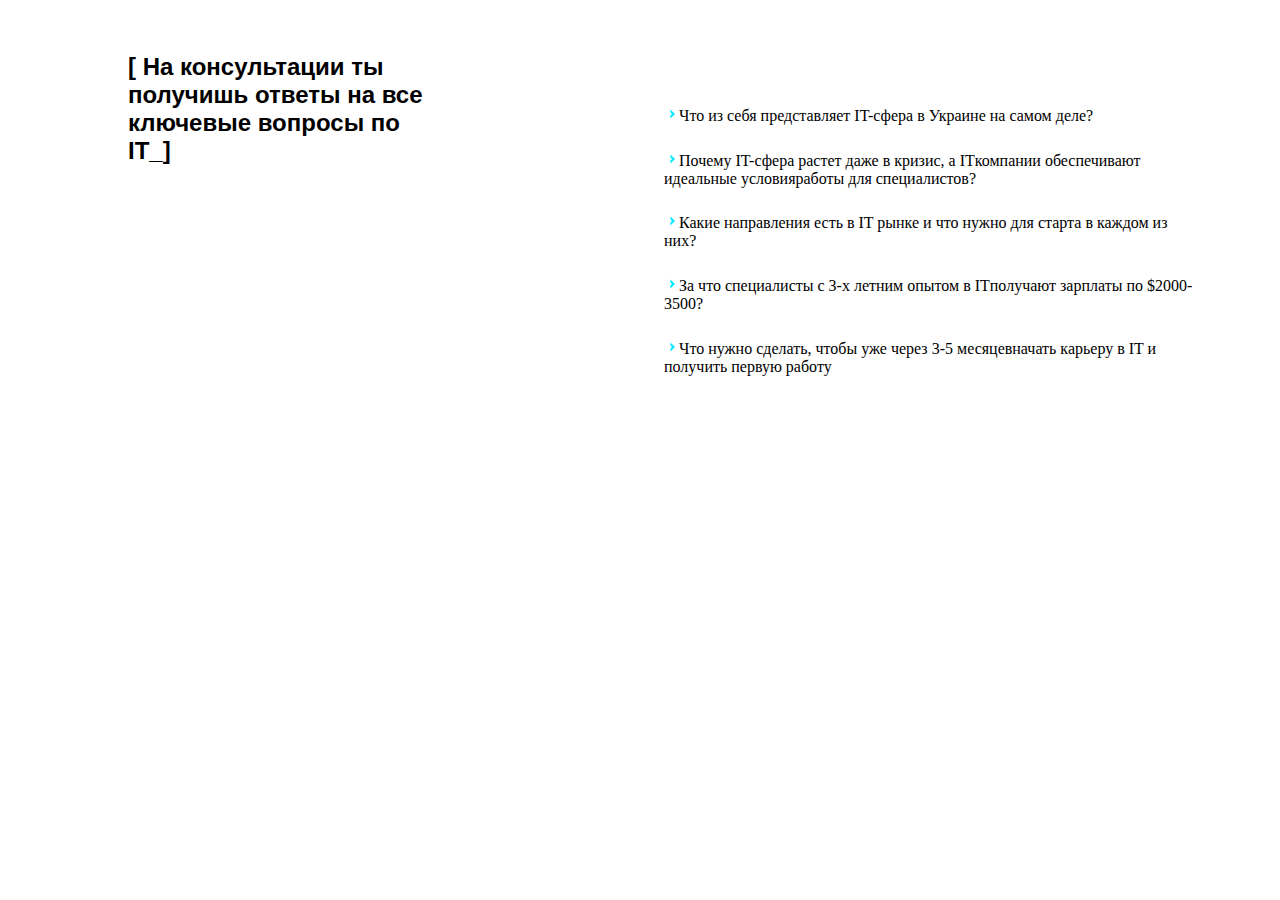
<file: index.html>
<!DOCTYPE html>
<html lang="en">
<head>
    <meta charset="UTF-8">
    <meta name="viewport" content="width=device-width, initial-scale=1.0">
    <title>Document</title>
    <link href="./css/style.css" rel="stylesheet">
</head>
<body>
      <div class="container">
    <div class="info-containere">
          <div class="info-left">
            <h1 class="preview">[ На консультации  ты получишь ответы на все ключевые  вопросы по IT_]</h1>
          </div>
          <div class="info-right">
            <div class="text" >
<ul class="info-list">
      <li class="group"><img class="img" src="./img/fe11-desktop.png">Что из себя представляет IT-сфера в Украине  на самом деле?</li>
      <li class="group"><img class="img" src="./img/fe11-desktop.png">Почему IT-сфера растет даже в кризис, а ITкомпании обеспечивают идеальные условияработы для специалистов?</li>
      <li class="group"><img class="img" src="./img/fe11-desktop.png">Какие направления есть в IT рынке и что нужно для старта в каждом из них?</li>
      <li class="group"><img class="img" src="./img/fe11-desktop.png">За что специалисты с 3-х летним опытом в ITполучают зарплаты по $2000-3500?</li>
      <li class="group"><img class="img" src="./img/fe11-desktop.png">Что нужно сделать, чтобы уже через 3-5 месяцевначать карьеру в IT и получить первую работу</li>
</ul>
          </div>
    </div>
  </div>  
</div>
      </div>
</body>
</html>
</file>
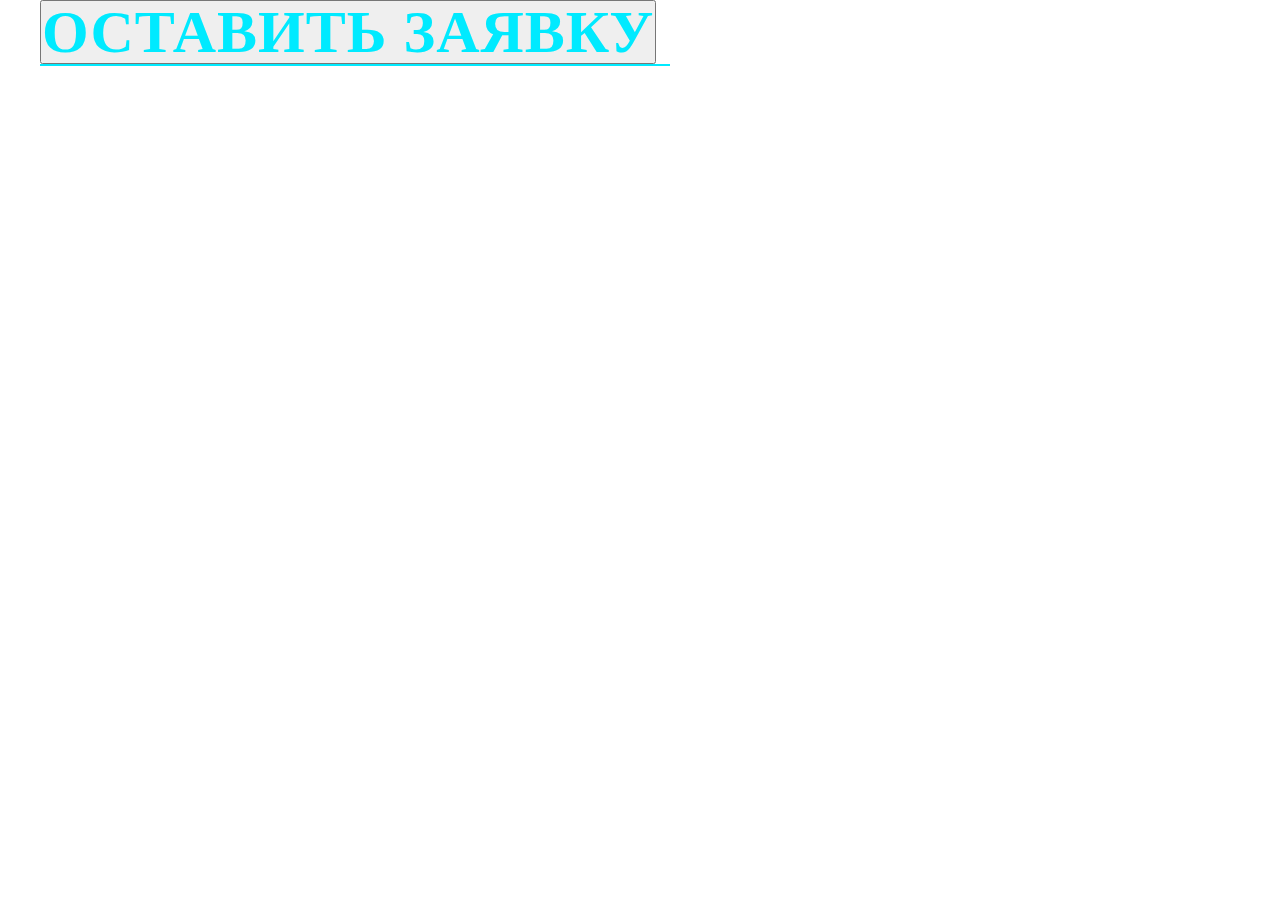
<file: html/footer.html>
<!DOCTYPE html>
<html lang="en">

<head>
    <meta charset="UTF-8">
    <meta name="viewport" content="width=device-width, initial-scale=1.0">
    <link rel="stylesheet" href="../css/footer.css">
    <title>Document</title>

</head>

<body>
    <div class="container">
        <div class="footer_background">
            <div><button class="button-line">Оставить заявку</button></div>
            <div class="Big-line"></div>
        </div>















    </div>


</body>

</html>
</file>
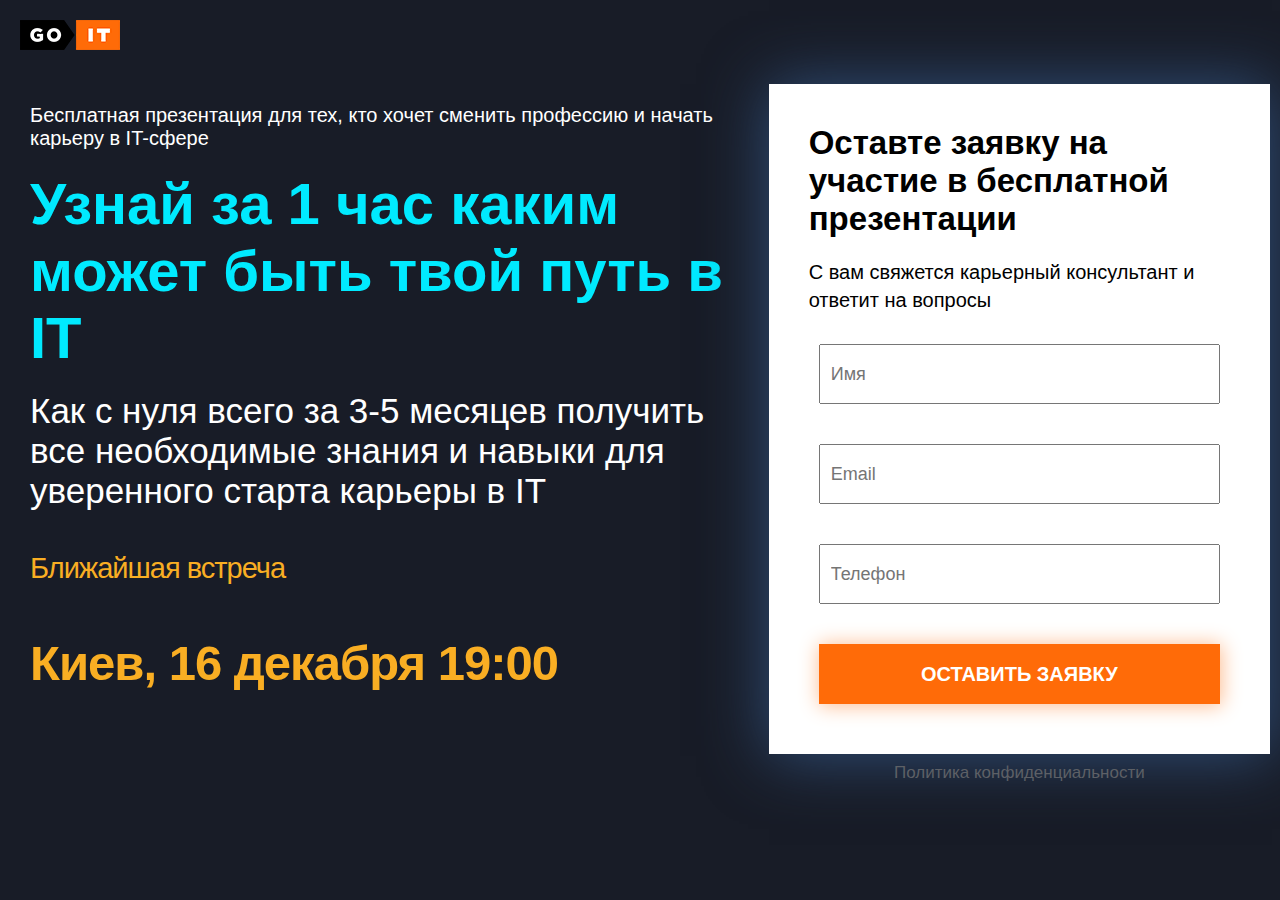
<file: html/header.html>
<!DOCTYPE html>
<html lang="en">
<head>
    <meta charset="UTF-8">
    <meta name="viewport" content="width=device-width, initial-scale=1.0">
    <title>Document</title>
    <link rel="stylesheet" href="../css/global.css">
    <link rel="stylesheet" href="../css/header.css">
</head>
<body>

    <div class="logo">
        <img src="../img/img/Logo-goit.png" alt="goit" class="logo-1">
    </div>
    <div class="fill">
        <div class="about">
            <p class="paragraf-1">Бесплатная  презентация  для  тех,  кто  хочет  сменить  профессию  и  начать  карьеру  в  IT-сфере</p>
            <p class="paragraf-2">Узнай за 1 час каким может быть твой путь в IT</p>
            <p class="paragraf-3">Как с нуля всего за 3-5 месяцев получить все необходимые знания и навыки для уверенного старта карьеры в IT</p>
            <p class="paragraf-4">Ближайшая встреча</p>
            <p class="paragraf-5">Киев, 16 декабря 19:00</p>
        </div>
        <div class="form">
            <div class="block">
                <div class="text">
                    <p class="text-1">Оставте заявку на участие в бесплатной презентации</p>
                    <p class="text-2">С вам свяжется карьерный консультант и ответит на вопросы</p>
                </div>
                <div class="contact">
                    <input type="text" class="input" placeholder="Имя">
                    <input type="text" class="input" placeholder="Email">
                    <input type="text" class="input" placeholder="Телефон">
                    <button type="submit" class="button">ОСТАВИТЬ ЗАЯВКУ</button>
                </div>
            </div> 
            <p class="after">Политика конфиденциальности</p>
        </div>
    </div>
  

</body>
</html>
</file>
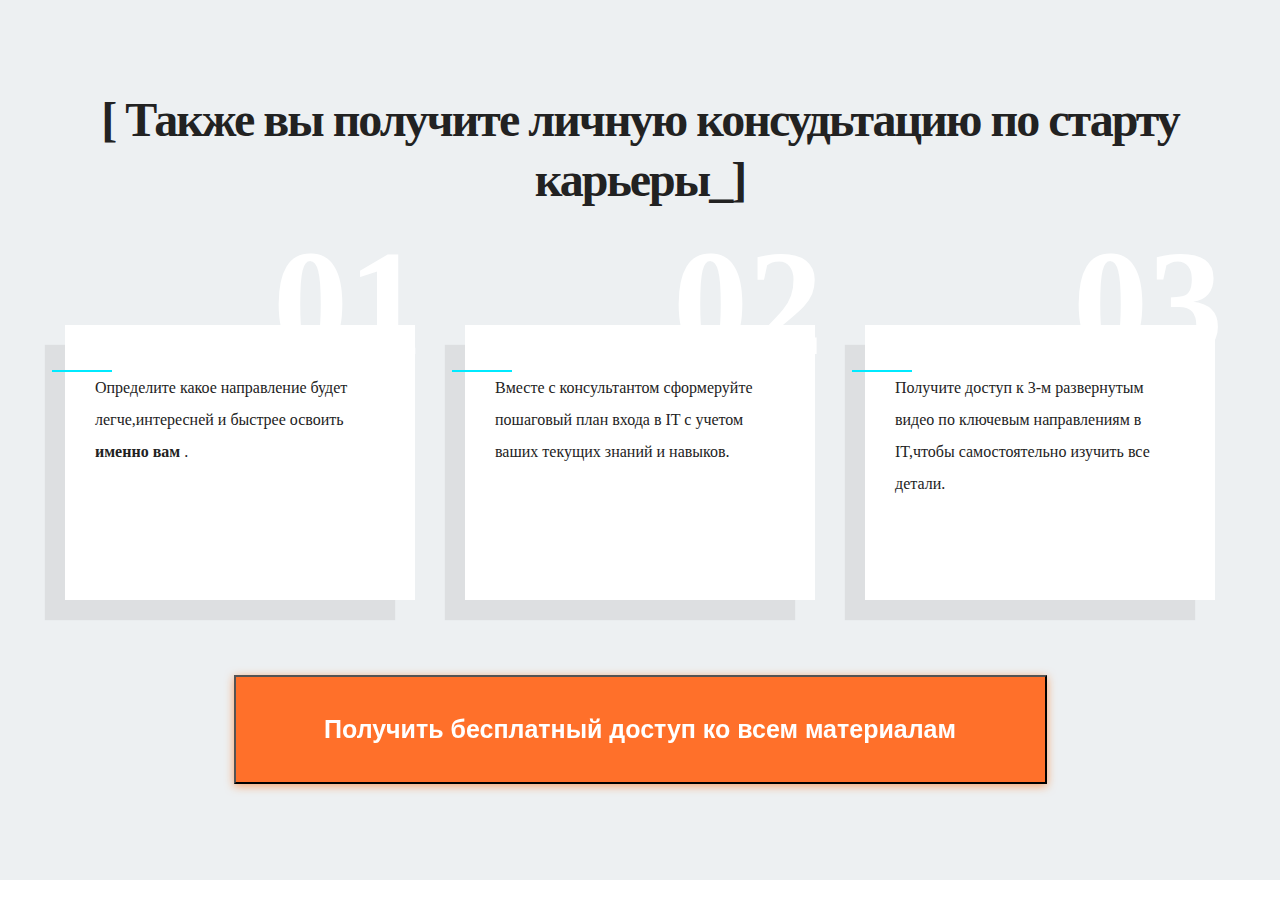
<file: html/section2.html>
<!DOCTYPE html>
<html lang="en">

<head>
    <meta charset="UTF-8">
    <meta name="viewport" content="width=device-width, initial-scale=1.0">
    <title>Section2</title>
    <link rel="stylesheet" href="../css/section2.css">

</head>

<body>
    <div class="section2">
        <div class="container">
            <div class="text-section2">
                <h2 class="h2-section2">[ Также вы получите личную консудьтацию по старту карьеры_] </h2>
            </div>
        <div class="cards-media-section2">
            <div class="cards-section2">
                <div class="card-section2" data-number="01">
                    <div class="line-section2"></div>
                    <p class="card_text-section2">Определите какое направление будет легче,интересней и быстрее освоить
                        <span class="bold-section2">именно вам</span> .</p>
                </div>
                <div class="card-section2" data-number="02">
                    <div class="line-section2"></div>
                    <p class="card_text-section2">Вместе с консультантом сформеруйте пошаговый план входа в IT <span
                            class="bold">с учетом ваших текущих знаний</span> и навыков.</p>
                </div>

                <div class="card-section2" data-number="03">
                    <div class="line-section2"></div>
                    <p class="card_text-section2">Получите доступ <span class="bold">к 3-м развернутым видео</span> по
                        ключевым направлениям в IT,чтобы самостоятельно изучить все детали.
                    </p>
                </div>
            </div></div>
            <div class="button_location-section2">
                <button class="button-section2">
                    <p class="button_text-section2">Получить бесплатный доступ ко всем материалам</p>
                </button>
            </div>
        </div>
    </div>
</body>

</html>
</file>
<file: css/style.css>
.info-right{
  width: 50%;
}
.info-left{
  width: 50%;
}
.preview{
    margin-left: 12%;
    padding-top: 35px;
    width: 500px ;
    height: 200px;
    font-family: 'Lato', sans-serif;
   float:left;
   transition: all 0.7s ease;
 }   
 .container{
max-width: 1200px;
display: flex;
 }
 .blocktext{
  padding: 20px;
  width: 420px;
 }
 .text{
  margin-right: 10%;
   padding-top: 35px;
   font-family: 'Baloo 2', cursive;
   height: 52px;
   width: 454px;
   position:absolute;
   top:0;
   right:0;
   transition: all 0.7s ease;
 }
 .group{
  list-style-type: none;
  padding-top: 5%;
 }
 @media (min-width: 1200px) {
  .preview {
      margin-left: 5%;
      padding-top: 35px;
      width: 350px;
      height: 200px;
      font-family: 'Lato', sans-serif;
      float: left;
      transition: all 0.7s ease;
  }
  .text{
  margin-right: 10%;
  padding-top: 5%;
  font-family: 'Baloo 2', cursive;
  height: 52px;
  width: 356px;
  position: absolute;
  top: 0;
  right: 0;
  transition: all 0.7s ease;
}
 }
 @media (max-width: 1024px) {
  .text {
    margin-right: 5%;
    padding-top: 5%;
    font-family: 'Baloo 2', cursive;
    height: 52px;
    width: 55%;
    position: absolute;
    top: 0;
    right: 0;
    transition: all 0.7s ease;
}
.preview {
  margin-left: 5%;
  padding-top: 35px;
  width: 350px;
  height: 200px;
  font-family: 'Lato', sans-serif;
  float: left;
  transition: all 0.7s ease;
}
 }
 @media (max-width: 930px) {
  .text{
   padding-top: 35%;
    height: 52px;
    width: 95%;
    top: 30px;
    right: 0;
    margin: 0 auto;
    margin-right: 1em;
    justify-content: center; 
  }
  
}
.preview {
  width: 174%;
  height: 200px;
  font-family: 'Lato', sans-serif;
  float: left;
  margin: 0 auto;
  margin-left: 2em;
  margin-right: auto;
  font-size: 145%;
}
}
@media (min-width: 868px) {
  .text {
    margin-right: 5%;
    padding-top: 5%;
    font-family: 'Baloo 2', cursive;
    height: 52px;
    width: 50%;
    position: absolute;
    top: 0;
    right: 0;
    transition: all 0.7s ease;
}
.preview {
  margin-left: 5%;
  padding-top: 35px;
  width: 350px;
  height: 200px;
  font-family: 'Lato', sans-serif;
  float: left;
  transition: all 0.7s ease;
}
}
@media (min-width: 768px) {
  .text {
    margin-right: 10%;
    padding-top: 235px;
    font-family: 'Baloo 2', cursive;
    height: 52px;
    width: 75%;
    position: absolute;
    top: 0;
    right: 0;
    transition: all 0.7s ease;
}
}
@media (min-width: 576px) {
  .preview {
    margin-left: 30%;
    padding-top: 35px;
    width: 45%;
    height: 200px;
    font-family: 'Lato', sans-serif;
    float: left;
    transition: all 0.7s ease;
}
}
@media (min-width: 476px) {
  .text {
    padding-top: 5%;
    font-family: 'Baloo 2', cursive;
    height: 52px;
    width: 45%;
    margin-left: auto;
    margin-right: 5em;
}
.preview {
  padding-top: 45px;
  width: 60%;
  height: 200px;
  font-family: 'Lato', sans-serif;
  margin-left: 5em;
  margin-right: auto;
  font-size:150%
}
}
</file>
<file: css/footer.css>
* {
    box-sizing: border-box;
    margin: 0;
    padding: 0;
}

.container {
    margin: 0 auto;
    width: 100%;
    max-width: 1200px;
}

.footer_background {}

.button-line {
    font-size: 60px;
    letter-spacing: 1px;
    line-height: 60px;
    color: #00eaff;
    font-family: "Acrom";
    font-weight: 800;
    text-transform: uppercase;
}

.Big-line {
    background-color: #00eaff;
    height: 2px;
    width: 630px;
}
</file>
<file: css/global.css>
body {
    overflow-x: hidden;
}

* {
    box-sizing: border-box;
    margin: 0;
    padding: 0;
}
.container {
    margin: 0 auto;
    width: 100%;
    max-width: 1200px;
    
}
</file>
<file: css/header.css>
body{
    background-color: #181c27;
}
.about{
    display: flex;
    flex-direction: column;
    width: 90%;
    padding: 10px;
}
.paragraf-1{
    color: white;
    font-size: 20px;
    font-family: 'Montserrat', sans-serif;
    padding: 10px;
}
.block{
    display: flex;
    flex-direction: column;
    width: 100%;
    background-color: white;
    padding: 30px;
    box-shadow: 1px 1px 60px 1px #304f79;
}
.text{
    display: flex;
    flex-direction: column;
}
.contact{
    display: flex;
    flex-direction: column;
}
.paragraf-2{
    color: #00eaff;
    font-weight: 800;
    font-size: 58px;
    font-family: 'Montserrat', sans-serif;
    padding: 10px;
}
.paragraf-3{
    color: white;
    font-size: 35px;
    font-weight: 500;
    font-family: 'Montserrat', sans-serif;
    padding: 10px;
}
.fill{
    display: flex;
    justify-content: space-between;
    width: 100%;
    padding: 10px;
}
.paragraf-4 {
font-size: 29px;
letter-spacing: -1px;
line-height: 75px;
color: #f9ae23;
font-family: 'Montserrat', sans-serif;
padding: 10px;
}
.paragraf-5{
font-size: 49px;
letter-spacing: -1px;
line-height: 75px;
color: #f9ae23;
font-family: 'Montserrat', sans-serif;
font-weight: bold;
padding: 10px;
}
.text-1{
font-size: 33px;
color: #000000;
font-family: 'Montserrat', sans-serif;
font-weight: 800;
padding: 10px;
}
.text-2{
font-size: 20px;
line-height: 28px;
color: #000000;
font-family: 'Montserrat', sans-serif;
font-weight: 300;
padding: 10px;
}
.input{
    height: 60px;
    padding: 10px;
    margin: 20px;
    color: #a2a2a2;
    font-weight: 500;
    font-size: 18px;
    font-family: 'Montserrat', sans-serif;
}
.button{
    background-color: #ff6b08;
    height: 60px;
    padding: 10px;
    margin: 20px;
    font-size: 20px;
    color: #ffffff;
    font-family: 'Montserrat', sans-serif;
    font-weight: 700;
    box-shadow: 1px 1px 20px 1px #fdbe93;
    border: #ff6b08;
}
.logo{
    padding: 20px;
}

.after{
    font-size: 17px;
    line-height: 37px;
    color: #5d6066;
    font-family: 'Montserrat', sans-serif;
    text-align: center;
}
.form{
    display: flex;
    flex-direction: column;
    width: 60%;
}
</file>
<file: css/section2.css>
* {
    box-sizing: border-box;
    margin: 0;
    padding: 0;
}

.container {
    margin: 0 auto;
    width: 100%;
    max-width: 1200px;
}

.line-section2 {
    background-color: #00eaff;
    height: 2px;
    width: 60px;
    position: relative;
    left: -43px;
}

.section2 {
    background-color: rgb(237, 240, 242);
}

.cards-section2 {
    background-color: rgb(237, 240, 242);
    display: flex;
    align-items: center;
    justify-content: space-around;
}

.card-section2 {
    width: 350px;
    height: 275px;
    background-color: #ffffff;
    padding: 45px 30px;
    box-shadow: -20px 20px 1px 0px rgba(221, 223, 225);
    position: relative;
    z-index: 1;
}

.button-section2 {
    width: 813px;
    height: 109px;
    filter: drop-shadow(0px 2px 5px rgba(255, 107, 8, 0.59));
    background-color: #ff702a;
}

.h2-section2 {
    width: 90%;
    /* height: 261px; */
    margin-bottom: 115px;
    font-size: 48px;
    letter-spacing: -2px;
    line-height: 60px;
    color: #222222;
    font-weight: bold;
    text-align: center;
    display: flex;
    padding-top: 90px;
}

.text-section2 {
    display: flex;
    justify-content: center;
}

.button_text-section2 {
    font-size: 25px;
    color: #ffffff;
    font-weight: 800;
}

.card_text-section2 {
    color: #222222;
    line-height: 2;
}

.button_location-section2 {
    display: flex;
    justify-content: center;
    padding-top: 75px;
    padding-bottom: 96px;
}

.numbers-section2 {
    font-size: 150px;
    color: #fbfcfb;
    font-weight: 700;
    text-align: right;
}

.card-section2::after {
    display: block;
    content: attr(data-number);
    position: absolute;
    right: -8px;
    top: -108px;
    color: white;
    font-weight: bold;
    font-size: 150px;
}

.bold-section2 {
    font-weight: bold;
}

@media(max-width: 768px) {
    *{
        flex-wrap:wrap
    }
    .h2-section2 {
        width: 587px;
        height: 82px;
        font-size: 30px;
        letter-spacing: -1px;
        line-height: 40px;
        color: #222222;
        font-family: "Acrom";
        font-weight: bold;
        text-align: center;
        padding-bottom: 60px;
    }
    .cards-section2 {
        width: 200px;
        height: 229px;
        filter: drop-shadow(0px 15px 16px rgba(0, 0, 0, 0.16));
        background-color: #ffffff;
        justify-content: center;
        padding-bottom:40px ;
       

    }
    .card-section2::after {
        display: block;
        content: attr(data-number);
        position: absolute;
        right: -4px;
        top: -40px;
        color: white;
        font-weight: bold;
        font-size: 60px;
    }
    .card_text-section2 {
        color: #222222;
        line-height: 1.5;
    }
    .button-section2 {
        width: 530px;
        height: 70px;
        filter: drop-shadow(0px 2px 5px rgba(255, 107, 8, 0.59));
        background-color: #ff702a;
    }
    .button_text-section2 {
        font-size: 18px;
        color: #ffffff;
        font-family: "Acrom";
        font-weight: 800;
    }
    .cards-media-section2{
        display: flex;
        justify-content: space-between;
    }
}
</file>
